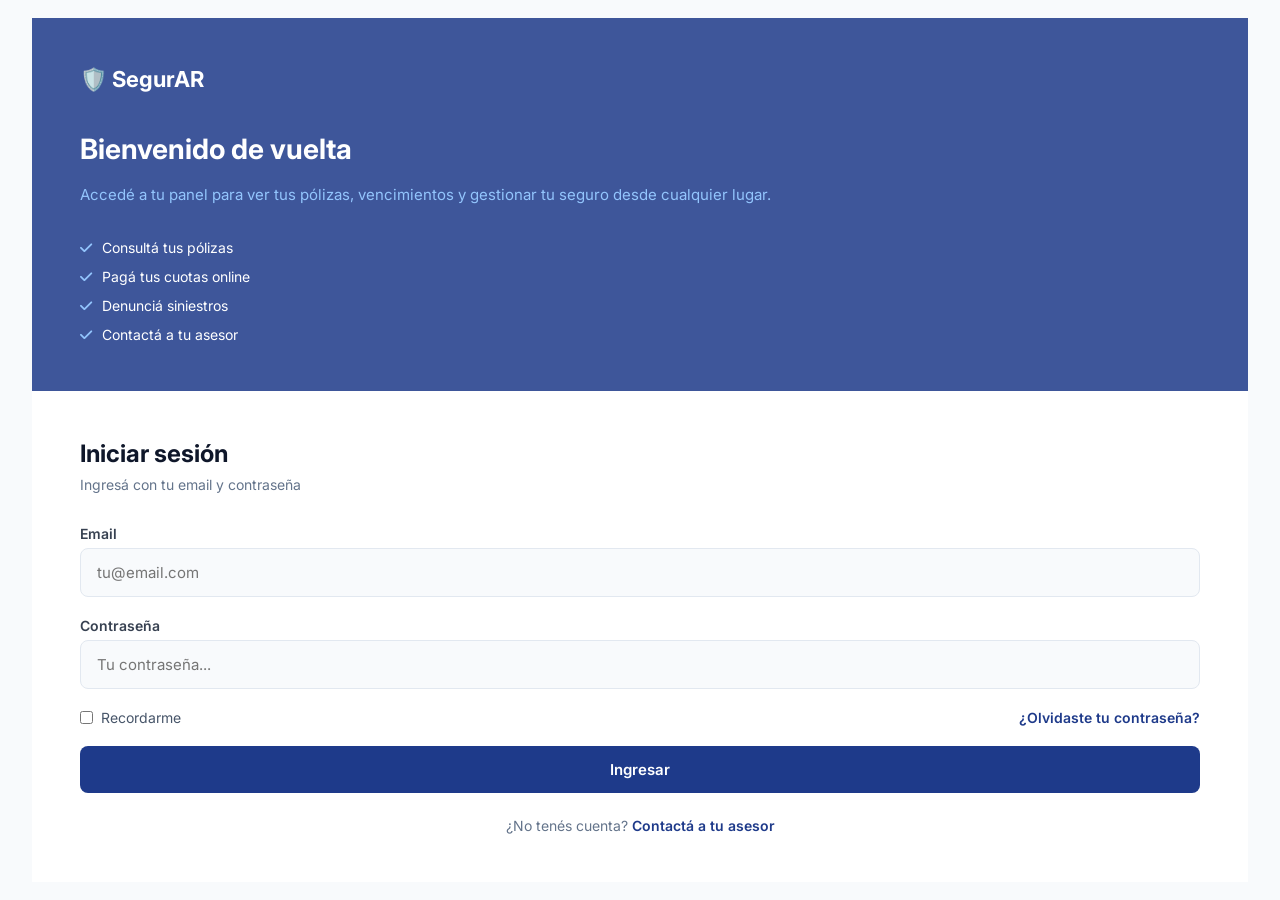
<file: SeguAR/login.html>
<!DOCTYPE html>
<html lang="es">
<head>
  <meta charset="UTF-8">
  <meta name="viewport" content="width=device-width, initial-scale=1.0">
  <title>SegurAR - Iniciar sesión</title>
  <link href="https://fonts.googleapis.com/css2?family=Inter:wght@400;500;600;700&display=swap" rel="stylesheet">
  <link rel="stylesheet" href="https://cdnjs.cloudflare.com/ajax/libs/font-awesome/6.5.0/css/all.min.css">
  <link rel="stylesheet" href="estilo.css">
</head>
<body class="login-body">

  <div class="login-contenedor">
    
    <div class="login-lado-izq">
      <div class="login-info">
        <a href="index.html" class="logo">🛡️ SegurAR</a>
        <h2>Bienvenido de vuelta</h2>
        <p>Accedé a tu panel para ver tus pólizas, vencimientos y gestionar tu seguro desde cualquier lugar.</p>
        <ul class="login-lista">
          <li><i class="fa-solid fa-check"></i> Consultá tus pólizas</li>
          <li><i class="fa-solid fa-check"></i> Pagá tus cuotas online</li>
          <li><i class="fa-solid fa-check"></i> Denunciá siniestros</li>
          <li><i class="fa-solid fa-check"></i> Contactá a tu asesor</li>
        </ul>
      </div>
    </div>

    <div class="login-lado-der">
      <div class="login-form-contenedor">
        <h3>Iniciar sesión</h3>
        <p class="login-subtitulo">Ingresá con tu email y contraseña</p>

        <form class="login-form">
          <div class="input-grupo">
            <label>Email</label>
            <input type="email" class="input" placeholder="tu@email.com">
          </div>
          <div class="input-grupo">
            <label>Contraseña</label>
            <input type="password" class="input" placeholder="Tu contraseña...">
          </div>
          <div class="login-opciones">
            <label class="checkbox-label">
              <input type="checkbox"> Recordarme
            </label>
            <a href="#" class="link-olvidaste">¿Olvidaste tu contraseña?</a>
          </div>
          <a href="panel.html" class="btn-primary login-btn">Ingresar</a>
        </form>

        <p class="login-registro">¿No tenés cuenta? <a href="#">Contactá a tu asesor</a></p>
      </div>
    </div>

  </div>

</body>
</html>
</file>
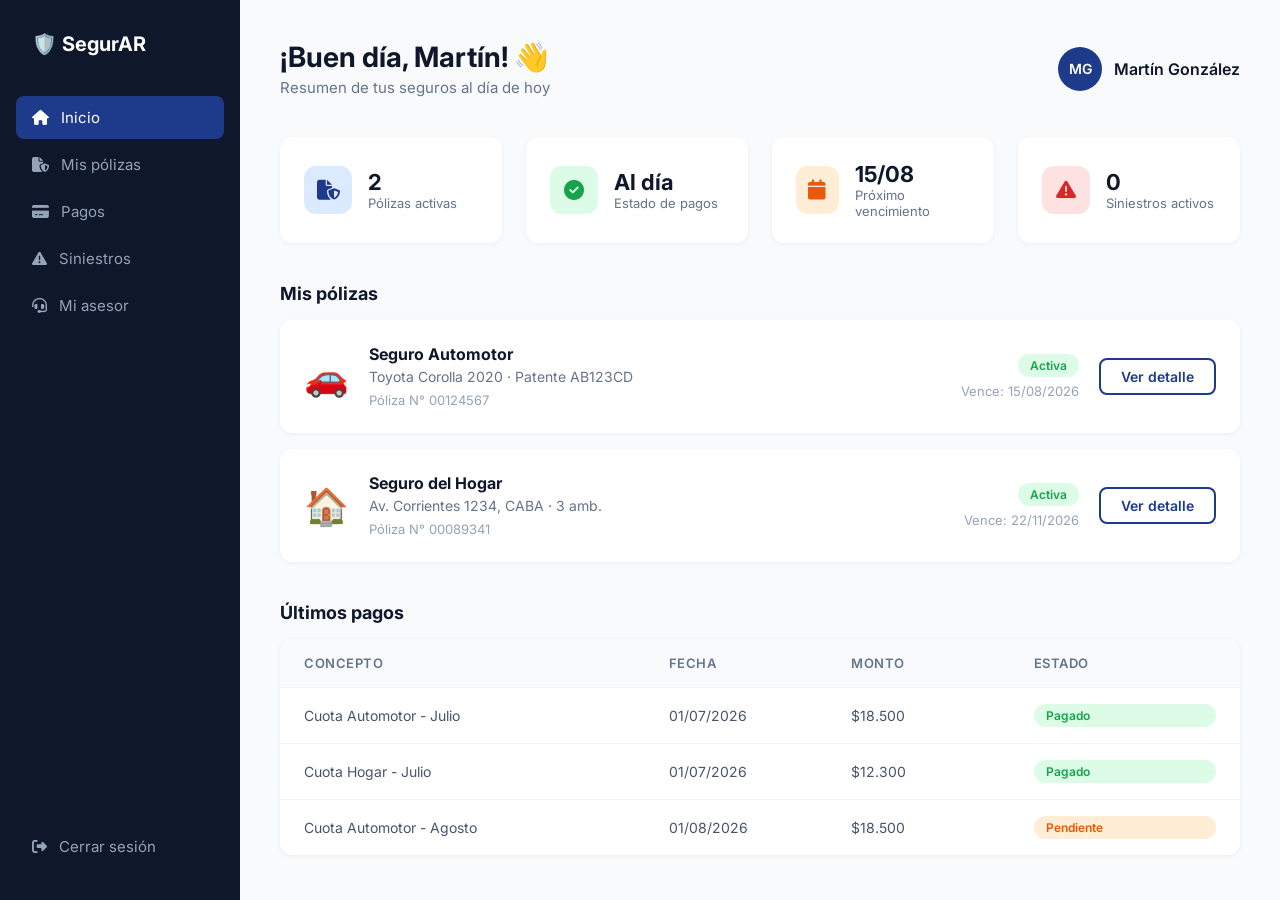
<file: SeguAR/panel.html>
<!DOCTYPE html>
<html lang="es">
<head>
  <meta charset="UTF-8">
  <meta name="viewport" content="width=device-width, initial-scale=1.0">
  <title>SegurAR - Mi Panel</title>
  <link href="https://fonts.googleapis.com/css2?family=Inter:wght@400;500;600;700&display=swap" rel="stylesheet">
  <link rel="stylesheet" href="https://cdnjs.cloudflare.com/ajax/libs/font-awesome/6.5.0/css/all.min.css">
  <link rel="stylesheet" href="estilo.css">
</head>
<body class="panel-body">

  <aside class="sidebar">
    <a href="index.html" class="logo sidebar-logo">🛡️ SegurAR</a>
    <nav class="sidebar-menu">
      <a href="#" class="sidebar-item activo">
        <i class="fa-solid fa-house"></i> Inicio
      </a>
      <a href="#" class="sidebar-item">
        <i class="fa-solid fa-file-shield"></i> Mis pólizas
      </a>
      <a href="#" class="sidebar-item">
        <i class="fa-solid fa-credit-card"></i> Pagos
      </a>
      <a href="#" class="sidebar-item">
        <i class="fa-solid fa-triangle-exclamation"></i> Siniestros
      </a>
      <a href="#" class="sidebar-item">
        <i class="fa-solid fa-headset"></i> Mi asesor
      </a>
    </nav>
    <a href="index.html" class="sidebar-logout">
      <i class="fa-solid fa-right-from-bracket"></i> Cerrar sesión
    </a>
  </aside>

  <main class="panel-main">
    
    <header class="panel-header">
      <div>
        <h1>¡Buen día, Martín! 👋</h1>
        <p>Resumen de tus seguros al día de hoy</p>
      </div>
      <div class="panel-usuario">
        <div class="autor-avatar">MG</div>
        <span>Martín González</span>
      </div>
    </header>

    <div class="panel-stats">
      <div class="panel-stat">
        <div class="panel-stat-icono azul">
          <i class="fa-solid fa-file-shield"></i>
        </div>
        <div>
          <span class="panel-stat-numero">2</span>
          <span class="panel-stat-label">Pólizas activas</span>
        </div>
      </div>
      <div class="panel-stat">
        <div class="panel-stat-icono verde">
          <i class="fa-solid fa-circle-check"></i>
        </div>
        <div>
          <span class="panel-stat-numero">Al día</span>
          <span class="panel-stat-label">Estado de pagos</span>
        </div>
      </div>
      <div class="panel-stat">
        <div class="panel-stat-icono naranja">
          <i class="fa-solid fa-calendar"></i>
        </div>
        <div>
          <span class="panel-stat-numero">15/08</span>
          <span class="panel-stat-label">Próximo vencimiento</span>
        </div>
      </div>
      <div class="panel-stat">
        <div class="panel-stat-icono rojo">
          <i class="fa-solid fa-triangle-exclamation"></i>
        </div>
        <div>
          <span class="panel-stat-numero">0</span>
          <span class="panel-stat-label">Siniestros activos</span>
        </div>
      </div>
    </div>

    <h2 class="panel-seccion-titulo">Mis pólizas</h2>
    <div class="polizas">

      <div class="poliza">
        <div class="poliza-icono">🚗</div>
        <div class="poliza-info">
          <h3>Seguro Automotor</h3>
          <p>Toyota Corolla 2020 · Patente AB123CD</p>
          <span class="poliza-numero">Póliza N° 00124567</span>
        </div>
        <div class="poliza-estado">
          <span class="badge-activo">Activa</span>
          <span class="poliza-vence">Vence: 15/08/2026</span>
        </div>
        <button class="btn-outline poliza-btn">Ver detalle</button>
      </div>

      <div class="poliza">
        <div class="poliza-icono">🏠</div>
        <div class="poliza-info">
          <h3>Seguro del Hogar</h3>
          <p>Av. Corrientes 1234, CABA · 3 amb.</p>
          <span class="poliza-numero">Póliza N° 00089341</span>
        </div>
        <div class="poliza-estado">
          <span class="badge-activo">Activa</span>
          <span class="poliza-vence">Vence: 22/11/2026</span>
        </div>
        <button class="btn-outline poliza-btn">Ver detalle</button>
      </div>

    </div>

    <h2 class="panel-seccion-titulo">Últimos pagos</h2>
    <div class="tabla-pagos">
      <div class="tabla-header">
        <span>Concepto</span>
        <span>Fecha</span>
        <span>Monto</span>
        <span>Estado</span>
      </div>
      <div class="tabla-fila">
        <span>Cuota Automotor - Julio</span>
        <span>01/07/2026</span>
        <span>$18.500</span>
        <span class="badge-activo">Pagado</span>
      </div>
      <div class="tabla-fila">
        <span>Cuota Hogar - Julio</span>
        <span>01/07/2026</span>
        <span>$12.300</span>
        <span class="badge-activo">Pagado</span>
      </div>
      <div class="tabla-fila">
        <span>Cuota Automotor - Agosto</span>
        <span>01/08/2026</span>
        <span>$18.500</span>
        <span class="badge-pendiente">Pendiente</span>
      </div>
    </div>

  </main>

</body>
</html>
</file>
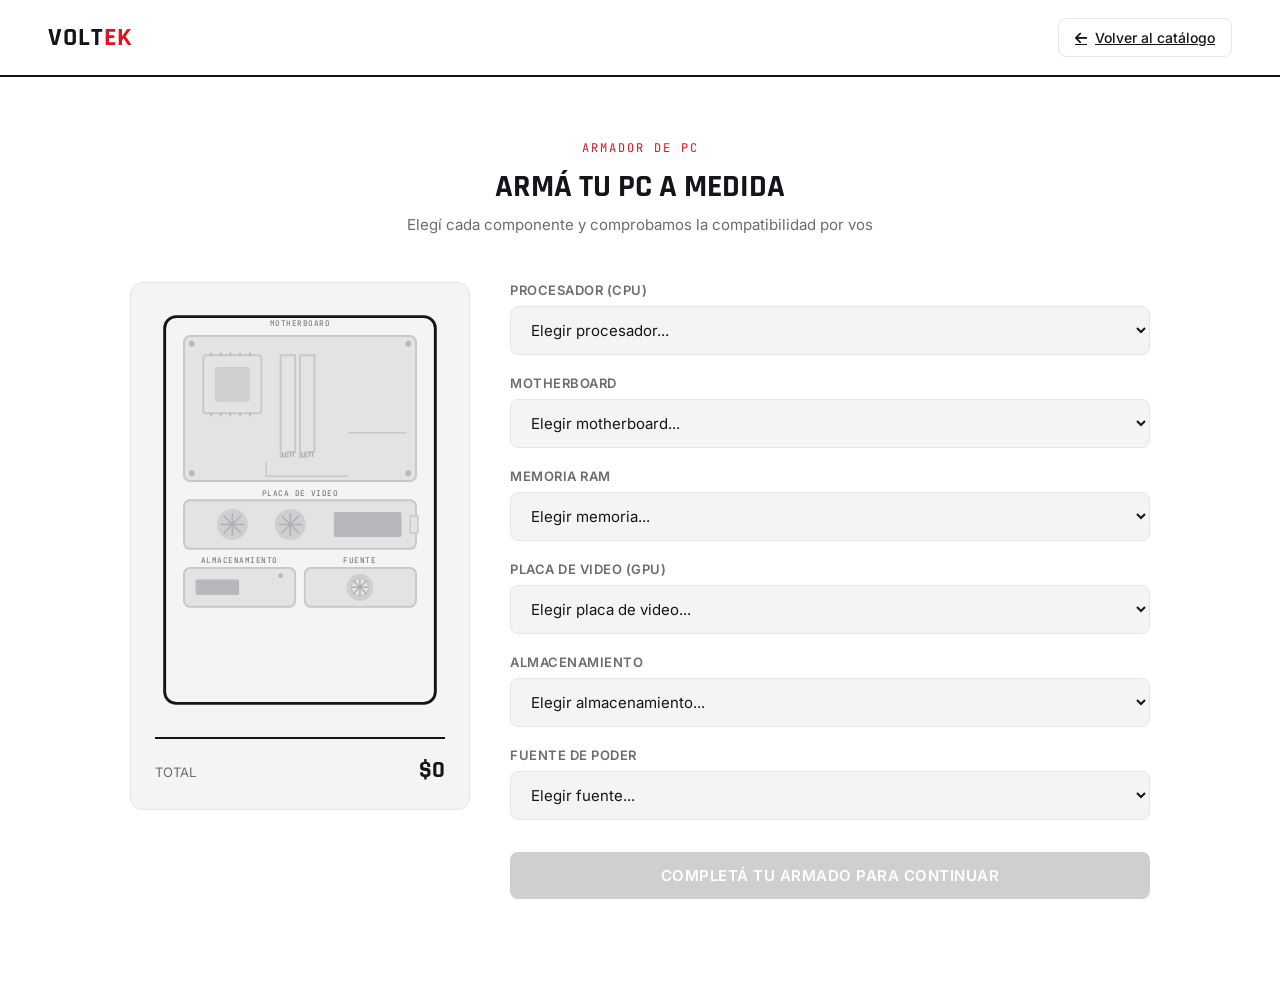
<file: Voltek/armador.html>
<!DOCTYPE html>
<html lang="es">
<head>
  <meta charset="UTF-8">
  <meta name="viewport" content="width=device-width, initial-scale=1.0">
  <title>Armá tu PC - VOLTEK</title>
  <link href="https://fonts.googleapis.com/css2?family=Rajdhani:wght@500;600;700&family=Inter:wght@400;500;600&family=JetBrains+Mono:wght@500&display=swap" rel="stylesheet">
  <link rel="stylesheet" href="https://cdnjs.cloudflare.com/ajax/libs/font-awesome/6.5.0/css/all.min.css">
  <link rel="stylesheet" href="estilo.css">
</head>
<body>

  <nav class="navbar">
    <div class="logo"><a href="index.html" style="text-decoration:none; color:inherit;">VOLT<span>EK</span></a></div>
    <div class="navbar-acciones">
      <a href="index.html" class="btn-login">
        <i class="fa-solid fa-arrow-left"></i>
        <span>Volver al catálogo</span>
      </a>
    </div>
  </nav>

  <main class="armador">
    <div class="armador-header">
      <span class="seccion-tag">Armador de PC</span>
      <h1 class="seccion-titulo">Armá tu PC a medida</h1>
      <p class="seccion-subtitulo">Elegí cada componente y comprobamos la compatibilidad por vos</p>
    </div>

    <div class="armador-layout">

      <!-- Columna izquierda: diagrama visual -->
      <div class="armador-visual">
        <svg viewBox="0 0 300 420" xmlns="http://www.w3.org/2000/svg" class="gabinete-svg">
          <!-- Carcasa del gabinete -->
          <rect x="10" y="10" width="280" height="400" rx="12" fill="none" stroke="var(--ink)" stroke-width="3"/>

          <!-- Zona motherboard: placa con agujeros de montaje y pistas de circuito -->
          <g id="zonaMother" class="zona-grupo">
            <rect class="zona-base" x="30" y="30" width="240" height="150" rx="6"/>
            <circle class="zona-detalle" cx="38" cy="38" r="3"/>
            <circle class="zona-detalle" cx="262" cy="38" r="3"/>
            <circle class="zona-detalle" cx="38" cy="172" r="3"/>
            <circle class="zona-detalle" cx="262" cy="172" r="3"/>
            <path class="zona-traza" d="M 115 160 L 115 175 L 200 175" fill="none"/>
            <path class="zona-traza" d="M 200 130 L 260 130" fill="none"/>
          </g>
          <text x="150" y="20" class="zona-label" text-anchor="middle">MOTHERBOARD</text>

          <!-- Zona CPU: chip cuadrado con pines alrededor -->
          <g id="zonaCpu" class="zona-grupo">
            <rect class="zona-base" x="50" y="50" width="60" height="60" rx="3"/>
            <rect class="zona-nucleo" x="62" y="62" width="36" height="36" rx="2"/>
            <!-- pines arriba y abajo -->
            <line class="zona-pin" x1="58" y1="47" x2="58" y2="50"/>
            <line class="zona-pin" x1="68" y1="47" x2="68" y2="50"/>
            <line class="zona-pin" x1="78" y1="47" x2="78" y2="50"/>
            <line class="zona-pin" x1="88" y1="47" x2="88" y2="50"/>
            <line class="zona-pin" x1="98" y1="47" x2="98" y2="50"/>
            <line class="zona-pin" x1="58" y1="110" x2="58" y2="113"/>
            <line class="zona-pin" x1="68" y1="110" x2="68" y2="113"/>
            <line class="zona-pin" x1="78" y1="110" x2="78" y2="113"/>
            <line class="zona-pin" x1="88" y1="110" x2="88" y2="113"/>
            <line class="zona-pin" x1="98" y1="110" x2="98" y2="113"/>
          </g>

          <!-- Zona RAM: 2 módulos con muesca típica y contactos dorados -->
          <g id="zonaRam" class="zona-grupo">
            <path class="zona-base" d="M 130 50 L 145 50 L 145 150 L 137 150 L 137 155 L 130 155 Z"/>
            <line class="zona-pin" x1="132" y1="150" x2="132" y2="155"/>
            <line class="zona-pin" x1="135" y1="150" x2="135" y2="155"/>
            <line class="zona-pin" x1="140" y1="150" x2="140" y2="155"/>
            <line class="zona-pin" x1="143" y1="150" x2="143" y2="155"/>
          </g>
          <g id="zonaRam2" class="zona-grupo">
            <path class="zona-base" d="M 150 50 L 165 50 L 165 150 L 157 150 L 157 155 L 150 155 Z"/>
            <line class="zona-pin" x1="152" y1="150" x2="152" y2="155"/>
            <line class="zona-pin" x1="155" y1="150" x2="155" y2="155"/>
            <line class="zona-pin" x1="160" y1="150" x2="160" y2="155"/>
            <line class="zona-pin" x1="163" y1="150" x2="163" y2="155"/>
          </g>

          <!-- Zona GPU: placa alargada con 2 coolers y el conector PCIe -->
          <g id="zonaGpu" class="zona-grupo">
            <rect class="zona-base" x="30" y="200" width="240" height="50" rx="6"/>
            <circle class="zona-nucleo" cx="80" cy="225" r="16"/>
            <circle class="zona-nucleo" cx="140" cy="225" r="16"/>
            <path class="zona-pin" d="M 80 213 L 80 237 M 68 225 L 92 225 M 71 216 L 89 234 M 89 216 L 71 234" fill="none"/>
            <path class="zona-pin" d="M 140 213 L 140 237 M 128 225 L 152 225 M 131 216 L 149 234 M 149 216 L 131 234" fill="none"/>
            <rect class="zona-detalle" x="185" y="212" width="70" height="26" rx="2"/>
            <rect class="zona-fondo" x="264" y="216" width="8" height="18" rx="1"/>
          </g>
          <text x="150" y="195" class="zona-label" text-anchor="middle">PLACA DE VIDEO</text>

          <!-- Zona almacenamiento: SSD M.2 alargado -->
          <g id="zonaAlmacenamiento" class="zona-grupo">
            <rect class="zona-base" x="30" y="270" width="115" height="40" rx="6"/>
            <rect class="zona-detalle" x="42" y="282" width="45" height="16" rx="2"/>
            <circle class="zona-pin-punto" cx="130" cy="278" r="2.5"/>
          </g>
          <text x="87" y="265" class="zona-label" text-anchor="middle">ALMACENAMIENTO</text>

          <!-- Zona fuente: cubo con rejilla circular de ventilador -->
          <g id="zonaFuente" class="zona-grupo">
            <rect class="zona-base" x="155" y="270" width="115" height="40" rx="6"/>
            <circle class="zona-nucleo" cx="212" cy="290" r="14"/>
            <circle class="zona-fondo" cx="212" cy="290" r="9"/>
            <path class="zona-pin" d="M 212 281 L 212 299 M 203 290 L 221 290 M 205 283 L 219 297 M 219 283 L 205 297" fill="none"/>
          </g>
          <text x="212" y="265" class="zona-label" text-anchor="middle">FUENTE</text>
        </svg>

        <div class="armador-precio-flotante">
          <span>Total</span>
          <strong id="armadorTotal">$0</strong>
        </div>
      </div>

      <!-- Columna derecha: selectores -->
      <div class="armador-panel">

        <div class="selector-componente">
          <label>Procesador (CPU)</label>
          <select id="selectCpu" class="select-componente" data-categoria="cpu">
            <option value="">Elegir procesador...</option>
          </select>
        </div>

        <div class="selector-componente">
          <label>Motherboard</label>
          <select id="selectMother" class="select-componente" data-categoria="mother">
            <option value="">Elegir motherboard...</option>
          </select>
          <p class="alerta-compatibilidad" id="alertaSocket"></p>
        </div>

        <div class="selector-componente">
          <label>Memoria RAM</label>
          <select id="selectRam" class="select-componente" data-categoria="ram">
            <option value="">Elegir memoria...</option>
          </select>
        </div>

        <div class="selector-componente">
          <label>Placa de video (GPU)</label>
          <select id="selectGpu" class="select-componente" data-categoria="gpu">
            <option value="">Elegir placa de video...</option>
          </select>
        </div>

        <div class="selector-componente">
          <label>Almacenamiento</label>
          <select id="selectAlmacenamiento" class="select-componente" data-categoria="almacenamiento">
            <option value="">Elegir almacenamiento...</option>
          </select>
        </div>

        <div class="selector-componente">
          <label>Fuente de poder</label>
          <select id="selectFuente" class="select-componente" data-categoria="fuente">
            <option value="">Elegir fuente...</option>
          </select>
          <p class="alerta-compatibilidad" id="alertaPotencia"></p>
        </div>

        <button class="btn-primario btn-armador-agregar" id="btnAgregarArmado" disabled>
          Completá tu armado para continuar
        </button>
      </div>
    </div>
  </main>

  <div class="modal-overlay" id="modal">
    <div class="modal">
      <div class="modal-icono">✅</div>
      <h3>¡Armado agregado!</h3>
      <p>Todos los componentes de tu PC se sumaron al carrito.</p>
      <button class="btn-primario" id="modalCerrar">Cerrar</button>
    </div>
  </div>

  <script src="productos.js"></script>
  <script src="armador.js"></script>
</body>
</html>
</file>
<file: SeguAR/estilo.css>
* {
  margin: 0;
  padding: 0;
  box-sizing: border-box;
}

body {
  font-family: 'Inter', sans-serif;
  background-color: #f8fafc;
  color: #1e293b;
}

.navbar {
  display: flex;
  justify-content: space-between;
  align-items: center;
  padding: 16px 40px;
  background-color: white;
  position: fixed;
  top: 0;
  width: 100%;
  z-index: 999;
  box-shadow: 0 1px 10px rgba(0, 0, 0, 0.08);
}

.logo {
  color: #1e3a8a;
  font-size: 22px;
  font-weight: 700;
}

.menu {
  display: flex;
  list-style: none;
  gap: 32px;
}

.menu a {
  color: #475569;
  text-decoration: none;
  font-size: 15px;
  transition: color 0.3s;
}

.menu a:hover {
  color: #1e3a8a;
}

.navbar-btns {
  display: flex;
  gap: 12px;
  align-items: center;
}

.btn-primary {
  background-color: #1e3a8a;
  color: white;
  border: none;
  padding: 10px 24px;
  border-radius: 8px;
  font-size: 15px;
  font-weight: 600;
  cursor: pointer;
  transition: background-color 0.3s;
  text-decoration: none;
  font-family: 'Inter', sans-serif;
  display: inline-block;
}

.btn-primary:hover {
  background-color: #1e40af;
}

.btn-outline {
  background-color: transparent;
  color: #1e3a8a;
  border: 2px solid #1e3a8a;
  padding: 10px 24px;
  border-radius: 8px;
  font-size: 15px;
  font-weight: 600;
  cursor: pointer;
  transition: all 0.3s;
  text-decoration: none;
  font-family: 'Inter', sans-serif;
  display: inline-block;
}

.btn-outline:hover {
  background-color: #1e3a8a;
  color: white;
}

.hero {
  display: flex;
  align-items: center;
  justify-content: space-between;
  padding: 140px 80px 80px 80px;
  max-width: 1300px;
  margin: 0 auto;
  gap: 64px;
}

.hero-contenido {
  flex: 1;
}

.hero-tag {
  background-color: #dbeafe;
  color: #1e3a8a;
  font-size: 13px;
  font-weight: 600;
  padding: 6px 16px;
  border-radius: 20px;
  display: inline-block;
  margin-bottom: 24px;
}

.hero-contenido h1 {
  font-size: 52px;
  font-weight: 700;
  line-height: 1.2;
  margin-bottom: 20px;
  color: #0f172a;
}

.hero-contenido h1 span {
  color: #1e3a8a;
}

.hero-contenido p {
  color: #64748b;
  font-size: 18px;
  line-height: 1.7;
  margin-bottom: 32px;
  max-width: 500px;
}

.hero-btns {
  display: flex;
  gap: 16px;
  margin-bottom: 48px;
}

.hero-stats {
  display: flex;
  gap: 40px;
}

.stat {
  display: flex;
  flex-direction: column;
}

.stat-numero {
  font-size: 28px;
  font-weight: 700;
  color: #1e3a8a;
}

.stat-label {
  font-size: 13px;
  color: #64748b;
}

.hero-imagen {
  flex: 1;
}

.hero-imagen img {
  width: 100%;
  border-radius: 16px;
  object-fit: cover;
  height: 450px;
  box-shadow: 0 20px 60px rgba(0, 0, 0, 0.15);
}

.seccion-titulo {
  text-align: center;
  font-size: 36px;
  font-weight: 700;
  margin-bottom: 8px;
  color: #0f172a;
}

.seccion-subtitulo {
  text-align: center;
  color: #64748b;
  font-size: 16px;
  margin-bottom: 48px;
}

.servicios {
  padding: 100px 40px;
  background-color: white;
}

.cards {
  display: flex;
  justify-content: center;
  flex-wrap: wrap;
  gap: 24px;
  max-width: 1100px;
  margin: 0 auto;
}

.card {
  background-color: #f8fafc;
  border: 2px solid #e2e8f0;
  border-radius: 16px;
  padding: 32px 24px;
  width: 300px;
  text-align: center;
  transition: border-color 0.3s, box-shadow 0.3s, transform 0.3s;
  position: relative;
}

.card:hover {
  border-color: #1e3a8a;
  box-shadow: 0 8px 30px rgba(30, 58, 138, 0.1);
  transform: translateY(-8px);
}

.card-destacada {
  border-color: #1e3a8a;
  background-color: #eff6ff;
}

.card-badge {
  position: absolute;
  top: -12px;
  left: 50%;
  transform: translateX(-50%);
  background-color: #1e3a8a;
  color: white;
  font-size: 12px;
  font-weight: 600;
  padding: 4px 16px;
  border-radius: 20px;
}

.card-icono {
  font-size: 48px;
  margin-bottom: 16px;
}

.card h3 {
  font-size: 20px;
  font-weight: 700;
  margin-bottom: 12px;
  color: #0f172a;
}

.card p {
  color: #64748b;
  font-size: 14px;
  line-height: 1.6;
  margin-bottom: 20px;
}

.card-lista {
  list-style: none;
  text-align: left;
  margin-bottom: 24px;
}

.card-lista li {
  color: #475569;
  font-size: 14px;
  padding: 4px 0;
}

.por-que {
  padding: 100px 40px;
  background-color: #1e3a8a;
}

.por-que .seccion-titulo {
  color: white;
}

.por-que .seccion-subtitulo {
  color: #93c5fd;
}

.razones {
  display: flex;
  justify-content: center;
  flex-wrap: wrap;
  gap: 40px;
  max-width: 1100px;
  margin: 0 auto;
}

.razon {
  text-align: center;
  width: 220px;
}

.razon-icono {
  width: 64px;
  height: 64px;
  background-color: rgba(255, 255, 255, 0.1);
  border-radius: 50%;
  display: flex;
  align-items: center;
  justify-content: center;
  margin: 0 auto 16px auto;
  font-size: 24px;
  color: white;
}

.razon h3 {
  color: white;
  font-size: 18px;
  font-weight: 600;
  margin-bottom: 12px;
}

.razon p {
  color: #93c5fd;
  font-size: 14px;
  line-height: 1.6;
}

.cotizador {
  padding: 100px 40px;
  background-color: #f8fafc;
}

.cotizador-contenido {
  display: flex;
  gap: 64px;
  max-width: 1000px;
  margin: 0 auto;
  align-items: center;
}

.cotizador-texto {
  flex: 1;
}

.cotizador-texto h2 {
  font-size: 40px;
  font-weight: 700;
  line-height: 1.2;
  margin-bottom: 16px;
  color: #0f172a;
}

.cotizador-texto p {
  color: #64748b;
  font-size: 16px;
  line-height: 1.7;
  margin-bottom: 24px;
}

.cotizador-lista {
  list-style: none;
  display: flex;
  flex-direction: column;
  gap: 12px;
}

.cotizador-lista li {
  color: #475569;
  font-size: 15px;
  display: flex;
  align-items: center;
  gap: 8px;
}

.cotizador-lista i {
  color: #1e3a8a;
}

.formulario {
  flex: 1;
  display: flex;
  flex-direction: column;
  gap: 16px;
  background-color: white;
  padding: 32px;
  border-radius: 16px;
  box-shadow: 0 4px 20px rgba(0, 0, 0, 0.08);
}

.input {
  background-color: #f8fafc;
  border: 1px solid #e2e8f0;
  border-radius: 8px;
  padding: 14px 16px;
  color: #1e293b;
  font-size: 15px;
  font-family: 'Inter', sans-serif;
  outline: none;
  transition: border-color 0.3s;
  width: 100%;
}

.input:focus {
  border-color: #1e3a8a;
}

.textarea {
  height: 120px;
  resize: none;
}

.testimonios {
  padding: 100px 40px;
  background-color: white;
}

.testimonio {
  text-align: left;
  width: 300px;
}

.estrellas {
  font-size: 18px;
  margin-bottom: 12px;
}

.testimonio p {
  color: #475569;
  font-size: 15px;
  line-height: 1.7;
  margin-bottom: 20px;
  font-style: italic;
}

.testimonio-autor {
  display: flex;
  align-items: center;
  gap: 12px;
}

.autor-avatar {
  width: 44px;
  height: 44px;
  background-color: #1e3a8a;
  border-radius: 50%;
  display: flex;
  align-items: center;
  justify-content: center;
  color: white;
  font-size: 14px;
  font-weight: 600;
}

.testimonio-autor strong {
  display: block;
  font-size: 14px;
  color: #0f172a;
}

.testimonio-autor span {
  font-size: 13px;
  color: #94a3b8;
}

.footer {
  background-color: #0f172a;
  padding: 40px 40px 24px 40px;
}

.footer-top {
  display: flex;
  justify-content: space-between;
  align-items: center;
  margin-bottom: 32px;
}

.footer .logo {
  color: white;
}

.footer-info {
  display: flex;
  flex-direction: column;
  gap: 8px;
  text-align: right;
}

.footer-info p {
  color: #94a3b8;
  font-size: 14px;
  display: flex;
  align-items: center;
  gap: 8px;
  justify-content: flex-end;
}

.footer-info i {
  color: #3b82f6;
}

.footer-copy {
  color: #475569;
  font-size: 13px;
  text-align: center;
}

.whatsapp-flotante {
  position: fixed;
  bottom: 32px;
  right: 32px;
  background-color: #25d366;
  color: white;
  font-size: 28px;
  width: 56px;
  height: 56px;
  border-radius: 50%;
  display: flex;
  align-items: center;
  justify-content: center;
  text-decoration: none;
  box-shadow: 0 4px 12px rgba(0, 0, 0, 0.3);
  transition: transform 0.3s;
  z-index: 999;
}

.whatsapp-flotante:hover {
  transform: scale(1.1);
}

@media (max-width: 768px) {
  .navbar {
    flex-direction: column;
    gap: 16px;
    padding: 16px;
  }

  .menu {
    gap: 16px;
    flex-wrap: wrap;
    justify-content: center;
  }

  .hero {
    flex-direction: column;
    padding: 120px 24px 60px 24px;
    text-align: center;
  }

  .hero-contenido h1 {
    font-size: 36px;
  }

  .hero-btns {
    justify-content: center;
  }

  .hero-stats {
    justify-content: center;
  }

  .cards {
    flex-direction: column;
    align-items: center;
  }

  .cotizador-contenido {
    flex-direction: column;
  }

  .footer-top {
    flex-direction: column;
    gap: 24px;
    text-align: center;
  }

  .footer-info {
    text-align: center;
  }

  .footer-info p {
    justify-content: center;
  }


.login-contenedor {
  flex-direction: column;
  width: 95%;
  height: auto;
  border-radius: 20px;
}

.login-lado-izq {
  padding: 32px 24px;
  min-height: auto;
}

.login-lado-der {
  padding: 32px 24px;
}

.login-info h2 {
  font-size: 22px;
}

.login-lista {
  display: none;
}




}
.login-body {
  background-color: #f8fafc;
  background-image: url('https://images.unsplash.com/photo-1486406146926-c627a92ad1ab?w=1600');
  min-height: 100vh;
  display: flex;
  align-items: center;
  justify-content: center;
}

.login-contenedor {
  flex-direction: column;
  width: 95%;
  height: auto;
  border-radius: 20px;
}

.login-lado-izq {
  flex: 1;
  background-image: url('https://images.unsplash.com/photo-1560518883-ce09059eeffa?w=800');
  background-size: cover;
  background-position: center;
  padding: 48px;
  display: flex;
  align-items: center;
  position: relative;
}

.login-lado-izq::before {
  content: '';
  position: absolute;
  top: 0;
  left: 0;
  width: 100%;
  height: 100%;
  background-color: rgba(30, 58, 138, 0.85);
}

.login-info {
  position: relative;
  z-index: 1;
}

.login-info .logo {
  color: white;
  font-size: 22px;
  font-weight: 700;
  text-decoration: none;
  display: block;
  margin-bottom: 40px;
}

.login-info h2 {
  color: white;
  font-size: 28px;
  font-weight: 700;
  margin-bottom: 16px;
}

.login-info p {
  color: #93c5fd;
  font-size: 15px;
  line-height: 1.7;
  margin-bottom: 32px;
}

.login-lista {
  list-style: none;
  display: flex;
  flex-direction: column;
  gap: 12px;
}

.login-lista li {
  color: white;
  font-size: 14px;
  display: flex;
  align-items: center;
  gap: 10px;
}

.login-lista i {
  color: #93c5fd;
}

.login-lado-der {
  flex: 1;
  background-color: white;
  padding: 48px;
  display: flex;
  align-items: center;
}

.login-form-contenedor {
  width: 100%;
}

.login-form-contenedor h3 {
  font-size: 24px;
  font-weight: 700;
  color: #0f172a;
  margin-bottom: 8px;
}

.login-subtitulo {
  color: #64748b;
  font-size: 14px;
  margin-bottom: 32px;
}

.login-form {
  display: flex;
  flex-direction: column;
  gap: 20px;
}

.input-grupo {
  display: flex;
  flex-direction: column;
  gap: 6px;
}

.input-grupo label {
  font-size: 14px;
  font-weight: 600;
  color: #374151;
}

.login-opciones {
  display: flex;
  justify-content: space-between;
  align-items: center;
}

.checkbox-label {
  display: flex;
  align-items: center;
  gap: 8px;
  font-size: 14px;
  color: #475569;
  cursor: pointer;
}

.link-olvidaste {
  font-size: 14px;
  color: #1e3a8a;
  text-decoration: none;
  font-weight: 600;
}

.link-olvidaste:hover {
  text-decoration: underline;
}

.login-btn {
  width: 100%;
  text-align: center;
  padding: 14px;
}

.login-registro {
  text-align: center;
  font-size: 14px;
  color: #64748b;
  margin-top: 24px;
}

.login-registro a {
  color: #1e3a8a;
  font-weight: 600;
  text-decoration: none;
}

.login-registro a:hover {
  text-decoration: underline;
}


.panel-body {
  display: flex;
  min-height: 100vh;
  background-color: #f8fafc;
}

.sidebar {
  width: 240px;
  background-color: #0f172a;
  padding: 32px 16px;
  display: flex;
  flex-direction: column;
  position: fixed;
  height: 100vh;
}

.sidebar-logo {
  color: white;
  font-size: 20px;
  font-weight: 700;
  text-decoration: none;
  margin-bottom: 40px;
  padding: 0 16px;
}

.sidebar-menu {
  display: flex;
  flex-direction: column;
  gap: 4px;
  flex: 1;
}

.sidebar-item {
  display: flex;
  align-items: center;
  gap: 12px;
  padding: 12px 16px;
  border-radius: 8px;
  color: #94a3b8;
  text-decoration: none;
  font-size: 15px;
  transition: all 0.3s;
}

.sidebar-item:hover {
  background-color: #1e293b;
  color: white;
}

.sidebar-item.activo {
  background-color: #1e3a8a;
  color: white;
}

.sidebar-logout {
  display: flex;
  align-items: center;
  gap: 12px;
  padding: 12px 16px;
  border-radius: 8px;
  color: #94a3b8;
  text-decoration: none;
  font-size: 15px;
  transition: all 0.3s;
}

.sidebar-logout:hover {
  color: #f87171;
}

.panel-main {
  margin-left: 240px;
  padding: 40px;
  flex: 1;
}

.panel-header {
  display: flex;
  justify-content: space-between;
  align-items: center;
  margin-bottom: 40px;
}

.panel-header h1 {
  font-size: 28px;
  font-weight: 700;
  color: #0f172a;
  margin-bottom: 4px;
}

.panel-header p {
  color: #64748b;
  font-size: 15px;
}

.panel-usuario {
  display: flex;
  align-items: center;
  gap: 12px;
  color: #0f172a;
  font-weight: 600;
}

.panel-stats {
  display: flex;
  gap: 24px;
  margin-bottom: 40px;
}

.panel-stat {
  background-color: white;
  border-radius: 12px;
  padding: 24px;
  display: flex;
  align-items: center;
  gap: 16px;
  flex: 1;
  box-shadow: 0 1px 4px rgba(0, 0, 0, 0.06);
}

.panel-stat-icono {
  width: 48px;
  height: 48px;
  border-radius: 12px;
  display: flex;
  align-items: center;
  justify-content: center;
  font-size: 20px;
}

.panel-stat-icono.azul {
  background-color: #dbeafe;
  color: #1e3a8a;
}

.panel-stat-icono.verde {
  background-color: #dcfce7;
  color: #16a34a;
}

.panel-stat-icono.naranja {
  background-color: #ffedd5;
  color: #ea580c;
}

.panel-stat-icono.rojo {
  background-color: #fee2e2;
  color: #dc2626;
}

.panel-stat-numero {
  display: block;
  font-size: 22px;
  font-weight: 700;
  color: #0f172a;
}

.panel-stat-label {
  display: block;
  font-size: 13px;
  color: #64748b;
}

.panel-seccion-titulo {
  font-size: 18px;
  font-weight: 700;
  color: #0f172a;
  margin-bottom: 16px;
}

.polizas {
  display: flex;
  flex-direction: column;
  gap: 16px;
  margin-bottom: 40px;
}

.poliza {
  background-color: white;
  border-radius: 12px;
  padding: 24px;
  display: flex;
  align-items: center;
  gap: 20px;
  box-shadow: 0 1px 4px rgba(0, 0, 0, 0.06);
}

.poliza-icono {
  font-size: 36px;
}

.poliza-info {
  flex: 1;
}

.poliza-info h3 {
  font-size: 16px;
  font-weight: 700;
  color: #0f172a;
  margin-bottom: 4px;
}

.poliza-info p {
  color: #64748b;
  font-size: 14px;
  margin-bottom: 4px;
}

.poliza-numero {
  font-size: 13px;
  color: #94a3b8;
}

.poliza-estado {
  display: flex;
  flex-direction: column;
  align-items: flex-end;
  gap: 6px;
}

.badge-activo {
  background-color: #dcfce7;
  color: #16a34a;
  font-size: 12px;
  font-weight: 600;
  padding: 4px 12px;
  border-radius: 20px;
}

.badge-pendiente {
  background-color: #ffedd5;
  color: #ea580c;
  font-size: 12px;
  font-weight: 600;
  padding: 4px 12px;
  border-radius: 20px;
}

.poliza-vence {
  font-size: 13px;
  color: #94a3b8;
}

.poliza-btn {
  padding: 8px 20px;
  font-size: 14px;
}

.tabla-pagos {
  background-color: white;
  border-radius: 12px;
  overflow: hidden;
  box-shadow: 0 1px 4px rgba(0, 0, 0, 0.06);
}

.tabla-header {
  display: grid;
  grid-template-columns: 2fr 1fr 1fr 1fr;
  padding: 16px 24px;
  background-color: #f8fafc;
  font-size: 13px;
  font-weight: 600;
  color: #64748b;
  text-transform: uppercase;
  letter-spacing: 0.5px;
}

.tabla-fila {
  display: grid;
  grid-template-columns: 2fr 1fr 1fr 1fr;
  padding: 16px 24px;
  font-size: 14px;
  color: #475569;
  border-top: 1px solid #f1f5f9;
  align-items: center;
}

.tabla-fila:hover {
  background-color: #f8fafc;
}
</file>
<file: Voltek/estilo.css>
* {
  margin: 0;
  padding: 0;
  box-sizing: border-box;
}

:root {
  --bg: #ffffff;
  --bg-alt: #f4f4f5;
  --ink: #14151a;
  --muted: #6b6b70;
  --red: #e2131f;
  --red-dark: #a10d16;
  --line: #e6e6e8;
  --radius: 12px;
  --radius-sm: 8px;
}

body {
  font-family: 'Inter', sans-serif;
  background-color: var(--bg);
  color: var(--ink);
}

h1, h2, h3 {
  font-family: 'Rajdhani', sans-serif;
  text-transform: uppercase;
}

/* NAVBAR */
.navbar {
  display: flex;
  justify-content: space-between;
  align-items: center;
  padding: 18px 48px;
  background-color: var(--bg);
  position: fixed;
  top: 0;
  width: 100%;
  z-index: 999;
  border-bottom: 2px solid var(--ink);
}

.logo {
  font-family: 'Rajdhani', sans-serif;
  font-size: 26px;
  font-weight: 700;
  letter-spacing: 1px;
  color: var(--ink);
}

.logo span {
  color: var(--red);
}

.buscador {
  display: flex;
  align-items: center;
  flex: 1;
  max-width: 420px;
  margin: 0 32px;
  border: 1px solid var(--line);
  background-color: var(--bg-alt);
  border-radius: var(--radius-sm);
  overflow: hidden;
}

.buscador-input {
  flex: 1;
  border: none;
  background: transparent;
  padding: 11px 14px;
  font-size: 14px;
  font-family: 'Inter', sans-serif;
  outline: none;
  color: var(--ink);
}

.buscador-btn {
  background-color: var(--ink);
  border: none;
  color: white;
  width: 40px;
  height: 40px;
  cursor: pointer;
  transition: background-color 0.3s;
}

.buscador-btn:hover {
  background-color: var(--red);
}

.navbar-acciones {
  display: flex;
  align-items: center;
  gap: 14px;
}

.btn-login {
  display: flex;
  align-items: center;
  gap: 8px;
  background: none;
  border: 1px solid var(--line);
  padding: 10px 16px;
  font-size: 14px;
  font-weight: 500;
  color: var(--ink);
  cursor: pointer;
  transition: border-color 0.3s, color 0.3s;
  font-family: 'Inter', sans-serif;
  border-radius: var(--radius-sm);
}

.btn-login:hover {
  border-color: var(--red);
  color: var(--red);
}

.btn-carrito {
  position: relative;
  background-color: var(--ink);
  color: white;
  border: none;
  width: 44px;
  height: 44px;
  cursor: pointer;
  font-size: 18px;
  display: flex;
  align-items: center;
  justify-content: center;
  transition: background-color 0.3s;
  border-radius: var(--radius-sm);
}

.btn-carrito:hover {
  background-color: var(--red);
}

.carrito-badge {
  position: absolute;
  top: -6px;
  right: -6px;
  background-color: var(--red);
  color: white;
  font-size: 11px;
  font-weight: 700;
  width: 20px;
  height: 20px;
  border-radius: 50%;
  display: flex;
  align-items: center;
  justify-content: center;
  border: 2px solid white;
}

.btn-primario {
  background-color: var(--red);
  color: white;
  border: none;
  padding: 14px 32px;
  font-size: 15px;
  font-weight: 600;
  letter-spacing: 0.5px;
  text-transform: uppercase;
  cursor: pointer;
  text-decoration: none;
  display: inline-block;
  transition: background-color 0.3s, transform 0.2s;
  font-family: 'Inter', sans-serif;
  border-radius: var(--radius-sm);
}

.btn-primario:hover {
  background-color: var(--red-dark);
  transform: translateY(-2px);
}

/* HERO */
.hero {
  position: relative;
  padding: 160px 48px 100px 48px;
  background-color: var(--ink);
  overflow: hidden;
}

.hero-corte {
  position: absolute;
  top: 0;
  right: -10%;
  width: 60%;
  height: 100%;
  background-color: var(--red);
  clip-path: polygon(40% 0, 100% 0, 100% 100%, 0% 100%);
  opacity: 0.9;
}

.hero-contenido {
  position: relative;
  z-index: 1;
  max-width: 560px;
}

.eyebrow {
  display: block;
  font-family: 'JetBrains Mono', monospace;
  font-size: 12px;
  letter-spacing: 2px;
  text-transform: uppercase;
  color: var(--red);
  margin-bottom: 16px;
}

.hero-contenido h1 {
  color: white;
  font-size: 56px;
  font-weight: 700;
  line-height: 1.1;
  margin-bottom: 20px;
}

.hero-contenido p {
  color: #c9c9cd;
  font-size: 16px;
  line-height: 1.6;
  margin-bottom: 32px;
  max-width: 420px;
}

.hero-botones {
  display: flex;
  gap: 14px;
  flex-wrap: wrap;
}

.btn-secundario {
  background-color: transparent;
  color: white;
  border: 1px solid rgba(255,255,255,0.5);
  padding: 14px 32px;
  font-size: 15px;
  font-weight: 600;
  letter-spacing: 0.5px;
  text-transform: uppercase;
  cursor: pointer;
  text-decoration: none;
  display: inline-block;
  transition: border-color 0.3s, background-color 0.3s;
  font-family: 'Inter', sans-serif;
  border-radius: var(--radius-sm);
}

.btn-secundario:hover {
  border-color: white;
  background-color: rgba(255,255,255,0.1);
}

/* SECCIONES GENERALES */
.seccion-tag {
  display: block;
  font-family: 'JetBrains Mono', monospace;
  font-size: 12px;
  letter-spacing: 2px;
  text-transform: uppercase;
  color: var(--red);
  margin-bottom: 10px;
}

.seccion-titulo {
  font-size: 32px;
  font-weight: 700;
}

.seccion-subtitulo {
  color: var(--muted);
  font-size: 15px;
  margin-top: 8px;
}

/* CATALOGO */
.catalogo {
  padding: 90px 48px;
  max-width: 1200px;
  margin: 0 auto;
}

.catalogo-header {
  margin-bottom: 32px;
}

.filtros {
  display: flex;
  flex-wrap: wrap;
  gap: 10px;
  margin-bottom: 40px;
  border-bottom: 2px solid var(--line);
  padding-bottom: 24px;
}

.filtro {
  background-color: var(--bg-alt);
  border: 1px solid var(--line);
  color: var(--ink);
  padding: 10px 20px;
  font-size: 13px;
  font-weight: 600;
  text-transform: uppercase;
  letter-spacing: 0.5px;
  cursor: pointer;
  transition: all 0.25s;
  font-family: 'Inter', sans-serif;
  border-radius: 30px;
}

.filtro:hover {
  border-color: var(--red);
}

.filtro.activo {
  background-color: var(--ink);
  border-color: var(--ink);
  color: white;
}

.modal-login {
  position: relative;
  text-align: left;
  max-width: 380px;
}

.modal-cerrar-x {
  position: absolute;
  top: 16px;
  right: 16px;
  background: none;
  border: none;
  font-size: 16px;
  cursor: pointer;
  color: var(--muted);
}

.login-tabs {
  display: flex;
  gap: 8px;
  margin-bottom: 24px;
  border-bottom: 1px solid var(--line);
}

.login-tab {
  background: none;
  border: none;
  padding: 10px 4px;
  font-size: 15px;
  font-weight: 600;
  color: var(--muted);
  cursor: pointer;
  border-bottom: 2px solid transparent;
  margin-bottom: -1px;
  transition: color 0.25s, border-color 0.25s;
}

.login-tab.activo {
  color: var(--ink);
  border-bottom-color: var(--red);
}

.login-form {
  display: flex;
  flex-direction: column;
  gap: 14px;
}

.login-error {
  display: none;
  font-size: 13px;
  color: var(--red-dark);
  background-color: #fdeaea;
  padding: 8px 12px;
  border-radius: var(--radius-sm);
}

.login-error.visible {
  display: block;
}

.usuario-saludo {
  font-size: 14px;
  font-weight: 500;
}

.sin-resultados {
  grid-column: 1 / -1;
  text-align: center;
  color: var(--muted);
  font-size: 15px;
  padding: 40px 0;
}

.productos-grid {
  display: grid;
  grid-template-columns: repeat(auto-fill, minmax(240px, 1fr));
  gap: 20px;
}

.producto-card {
  border: 1px solid var(--line);
  background-color: var(--bg);
  padding: 24px 20px;
  position: relative;
  transition: border-color 0.25s, transform 0.25s, box-shadow 0.25s;
  border-radius: var(--radius);
}

.producto-card:hover {
  border-color: var(--red);
  transform: translateY(-3px);
  box-shadow: 0 12px 24px rgba(20, 21, 26, 0.08);
}

.producto-imagen-wrap {
  width: 100%;
  height: 140px;
  margin-bottom: 16px;
  border-radius: var(--radius-sm);
  overflow: hidden;
  background-color: var(--bg-alt);
  display: flex;
  align-items: center;
  justify-content: center;
}

.producto-imagen {
  width: 100%;
  height: 100%;
  object-fit: cover;
}

.producto-icono-respaldo {
  display: none;
  align-items: center;
  justify-content: center;
  font-size: 34px;
  width: 100%;
  height: 100%;
}

.producto-card h3 {
  font-size: 17px;
  font-weight: 600;
  text-transform: none;
  margin-bottom: 8px;
  color: var(--ink);
}

.producto-specs {
  font-family: 'JetBrains Mono', monospace;
  font-size: 11px;
  color: var(--muted);
  margin-bottom: 16px;
  display: block;
}

.producto-precio {
  font-size: 20px;
  font-weight: 700;
  color: var(--ink);
  margin-bottom: 16px;
  display: block;
}

.btn-agregar {
  width: 100%;
  background-color: var(--ink);
  color: white;
  border: none;
  padding: 11px;
  font-size: 13px;
  font-weight: 600;
  text-transform: uppercase;
  letter-spacing: 0.5px;
  cursor: pointer;
  transition: background-color 0.25s;
  border-radius: var(--radius-sm);
}

.btn-agregar:hover {
  background-color: var(--red);
}

/* NOSOTROS */
.nosotros {
  background-color: var(--bg-alt);
  padding: 70px 48px;
}

.nosotros-contenido {
  display: flex;
  justify-content: center;
  gap: 80px;
  flex-wrap: wrap;
  max-width: 900px;
  margin: 0 auto;
  text-align: center;
}

.dato-numero {
  display: block;
  font-family: 'Rajdhani', sans-serif;
  font-size: 42px;
  font-weight: 700;
  color: var(--red);
}

.dato-label {
  font-size: 13px;
  color: var(--muted);
  text-transform: uppercase;
  letter-spacing: 0.5px;
}

/* CONTACTO */
.contacto {
  padding: 90px 48px;
  max-width: 600px;
  margin: 0 auto;
  text-align: center;
}

.formulario {
  display: flex;
  flex-direction: column;
  gap: 14px;
  margin-top: 32px;
  text-align: left;
}

.input {
  background-color: var(--bg-alt);
  border: 1px solid var(--line);
  padding: 14px 16px;
  color: var(--ink);
  font-size: 15px;
  font-family: 'Inter', sans-serif;
  outline: none;
  transition: border-color 0.3s;
  width: 100%;
  border-radius: var(--radius-sm);
}

.input:focus {
  border-color: var(--red);
}

.textarea {
  height: 120px;
  resize: none;
}

/* FOOTER */
.footer {
  background-color: var(--ink);
  padding: 32px 48px;
}

.footer-top {
  display: flex;
  justify-content: space-between;
  align-items: center;
  max-width: 1200px;
  margin: 0 auto;
  flex-wrap: wrap;
  gap: 16px;
}

.footer .logo {
  color: white;
}

.footer-copy {
  color: #8a8a8f;
  font-size: 13px;
}

/* CARRITO LATERAL */
.carrito-overlay {
  position: fixed;
  top: 0; left: 0;
  width: 100%;
  height: 100%;
  background-color: rgba(0,0,0,0.5);
  z-index: 1000;
  opacity: 0;
  pointer-events: none;
  transition: opacity 0.3s;
}

.carrito-overlay.activo {
  opacity: 1;
  pointer-events: all;
}

.carrito-panel {
  position: fixed;
  top: 0;
  right: -420px;
  width: 400px;
  max-width: 90%;
  height: 100%;
  background-color: white;
  z-index: 1001;
  display: flex;
  flex-direction: column;
  transition: right 0.35s ease;
  box-shadow: -4px 0 20px rgba(0,0,0,0.15);
  border-radius: var(--radius) 0 0 var(--radius);
}

.carrito-panel.abierto {
  right: 0;
}

.carrito-header {
  display: flex;
  justify-content: space-between;
  align-items: center;
  padding: 24px;
  border-bottom: 2px solid var(--ink);
}

.carrito-header h3 {
  font-size: 22px;
}

.carrito-cerrar {
  background: none;
  border: none;
  font-size: 20px;
  cursor: pointer;
  color: var(--ink);
}

.carrito-items {
  flex: 1;
  overflow-y: auto;
  padding: 20px 24px;
}

.carrito-vacio {
  color: var(--muted);
  font-size: 14px;
  text-align: center;
  margin-top: 40px;
}

.carrito-item {
  display: flex;
  align-items: flex-start;
  gap: 14px;
  padding: 14px 0;
  border-bottom: 1px solid var(--line);
}

.carrito-item-icono {
  font-size: 26px;
  flex-shrink: 0;
}

.carrito-item-info {
  flex: 1;
  min-width: 0;
}

.carrito-item-info h4 {
  font-size: 14px;
  font-weight: 600;
  margin-bottom: 4px;
}

.carrito-item-precio {
  font-size: 13px;
  color: var(--muted);
}

.carrito-item-cantidad {
  display: flex;
  align-items: center;
  gap: 8px;
}

.carrito-item-cantidad {
  display: flex;
  align-items: center;
  gap: 8px;
  margin-top: 8px;
}

.carrito-item-cantidad button {
  width: 24px;
  height: 24px;
  border: 1px solid var(--line);
  background: white;
  cursor: pointer;
  font-size: 14px;
  border-radius: 6px;
  flex-shrink: 0;
}

.carrito-item-quitar {
  background: none;
  border: 1px solid var(--line);
  color: var(--red);
  cursor: pointer;
  font-size: 12px;
  padding: 0;
  margin-left: auto;
  transition: background-color 0.25s, border-color 0.25s;
  width: 26px;
  height: 26px;
  border-radius: 50%;
  display: flex;
  align-items: center;
  justify-content: center;
  flex-shrink: 0;
}

.carrito-item-quitar:hover {
  background-color: var(--red);
  color: white;
  border-color: var(--red);
}

.carrito-footer {
  padding: 24px;
  border-top: 2px solid var(--ink);
}

.carrito-total {
  display: flex;
  justify-content: space-between;
  font-size: 18px;
  font-weight: 700;
  margin-bottom: 16px;
}

.btn-checkout {
  width: 100%;
  text-align: center;
  clip-path: none;
}

/* ARMADOR DE PC */
.armador {
  max-width: 1100px;
  margin: 0 auto;
  padding: 140px 40px 90px 40px;
}

.armador-header {
  text-align: center;
  margin-bottom: 48px;
}

.armador-layout {
  display: grid;
  grid-template-columns: 340px 1fr;
  gap: 40px;
  align-items: start;
}

.armador-visual {
  position: sticky;
  top: 100px;
  background-color: var(--bg-alt);
  border-radius: var(--radius);
  padding: 24px;
  border: 1px solid var(--line);
}

.gabinete-svg {
  width: 100%;
  height: auto;
}

.zona-base {
  fill: #e3e3e5;
  stroke: #c8c8cb;
  stroke-width: 2;
  transition: fill 0.4s, stroke 0.4s;
}

.zona-nucleo {
  fill: #cfcfd2;
  transition: fill 0.4s;
}

.zona-fondo {
  fill: #e3e3e5;
  stroke: #c8c8cb;
  stroke-width: 1.5;
  transition: fill 0.4s, stroke 0.4s;
}

.zona-detalle {
  fill: #b8b8bc;
  transition: fill 0.4s;
}

.zona-traza {
  stroke: #c8c8cb;
  stroke-width: 1.5;
  transition: stroke 0.4s;
}

.zona-pin {
  stroke: #b0b0b4;
  stroke-width: 1.5;
  transition: stroke 0.4s;
}

.zona-pin-punto {
  fill: #b8b8bc;
  transition: fill 0.4s;
}

/* Cuando el grupo tiene la clase zona-llena, todas sus formas cambian a rojo */
.zona-grupo.zona-llena .zona-base {
  fill: var(--red);
  stroke: var(--red-dark);
}

.zona-grupo.zona-llena .zona-nucleo {
  fill: var(--red-dark);
}

.zona-grupo.zona-llena .zona-fondo {
  fill: var(--red);
  stroke: var(--red-dark);
}

.zona-grupo.zona-llena .zona-detalle {
  fill: var(--red-dark);
}

.zona-grupo.zona-llena .zona-traza {
  stroke: rgba(255,255,255,0.55);
}

.zona-grupo.zona-llena .zona-pin {
  stroke: rgba(255,255,255,0.7);
}

.zona-grupo.zona-llena .zona-pin-punto {
  fill: #ffffff;
}

.zona-label {
  font-family: 'JetBrains Mono', monospace;
  font-size: 8px;
  fill: var(--muted);
  letter-spacing: 0.5px;
}

.armador-precio-flotante {
  display: flex;
  justify-content: space-between;
  align-items: baseline;
  margin-top: 20px;
  padding-top: 16px;
  border-top: 2px solid var(--ink);
}

.armador-precio-flotante span {
  font-size: 13px;
  color: var(--muted);
  text-transform: uppercase;
}

.armador-precio-flotante strong {
  font-family: 'Rajdhani', sans-serif;
  font-size: 24px;
  color: var(--ink);
}

.armador-panel {
  display: flex;
  flex-direction: column;
  gap: 20px;
}

.selector-componente label {
  display: block;
  font-size: 13px;
  font-weight: 600;
  text-transform: uppercase;
  letter-spacing: 0.5px;
  color: var(--muted);
  margin-bottom: 8px;
}

.select-componente {
  width: 100%;
  background-color: var(--bg-alt);
  border: 1px solid var(--line);
  border-radius: var(--radius-sm);
  padding: 13px 16px;
  font-size: 15px;
  font-family: 'Inter', sans-serif;
  color: var(--ink);
  outline: none;
  cursor: pointer;
  transition: border-color 0.3s;
}

.select-componente:focus {
  border-color: var(--red);
}

.alerta-compatibilidad {
  margin-top: 8px;
  font-size: 13px;
  display: none;
  padding: 8px 12px;
  border-radius: var(--radius-sm);
}

.alerta-compatibilidad.visible {
  display: block;
}

.alerta-compatibilidad.error {
  background-color: #fdeaea;
  color: var(--red-dark);
}

.alerta-compatibilidad.ok {
  background-color: #eaf6ed;
  color: #2e7d3f;
}

.btn-armador-agregar {
  margin-top: 12px;
  width: 100%;
  text-align: center;
}

.btn-armador-agregar:disabled {
  background-color: #cfcfd2;
  cursor: not-allowed;
}

@media (max-width: 900px) {
  .armador-layout {
    grid-template-columns: 1fr;
  }
  .armador-visual {
    position: static;
    max-width: 320px;
    margin: 0 auto;
  }
}

/* MODAL - reutilizado también en armador.html */
.modal-overlay {
  position: fixed;
  top: 0; left: 0;
  width: 100%;
  height: 100%;
  background-color: rgba(20,21,26,0.6);
  display: flex;
  align-items: center;
  justify-content: center;
  z-index: 1100;
  opacity: 0;
  pointer-events: none;
  transition: opacity 0.3s;
}

.modal-overlay.activo {
  opacity: 1;
  pointer-events: all;
}

.modal {
  background-color: white;
  border-radius: var(--radius);
  padding: 48px;
  text-align: center;
  max-width: 400px;
  width: 90%;
}

.modal-icono {
  font-size: 48px;
  margin-bottom: 16px;
}

.modal h3 {
  font-size: 22px;
  margin-bottom: 12px;
}

.modal p {
  color: var(--muted);
  font-size: 15px;
  margin-bottom: 24px;
  line-height: 1.6;
  text-transform: none;
}

/* RESPONSIVE */
@media (max-width: 768px) {
  .navbar {
    flex-wrap: wrap;
    padding: 16px 20px;
    gap: 12px;
  }
  .buscador {
    order: 3;
    max-width: 100%;
    width: 100%;
    margin: 0;
  }
  .btn-login span {
    display: none;
  }
  .hero {
    padding: 140px 24px 70px 24px;
  }
  .hero-contenido h1 {
    font-size: 38px;
  }
  .catalogo, .contacto {
    padding: 60px 24px;
  }
  .nosotros-contenido {
    gap: 40px;
  }
}
</file>
